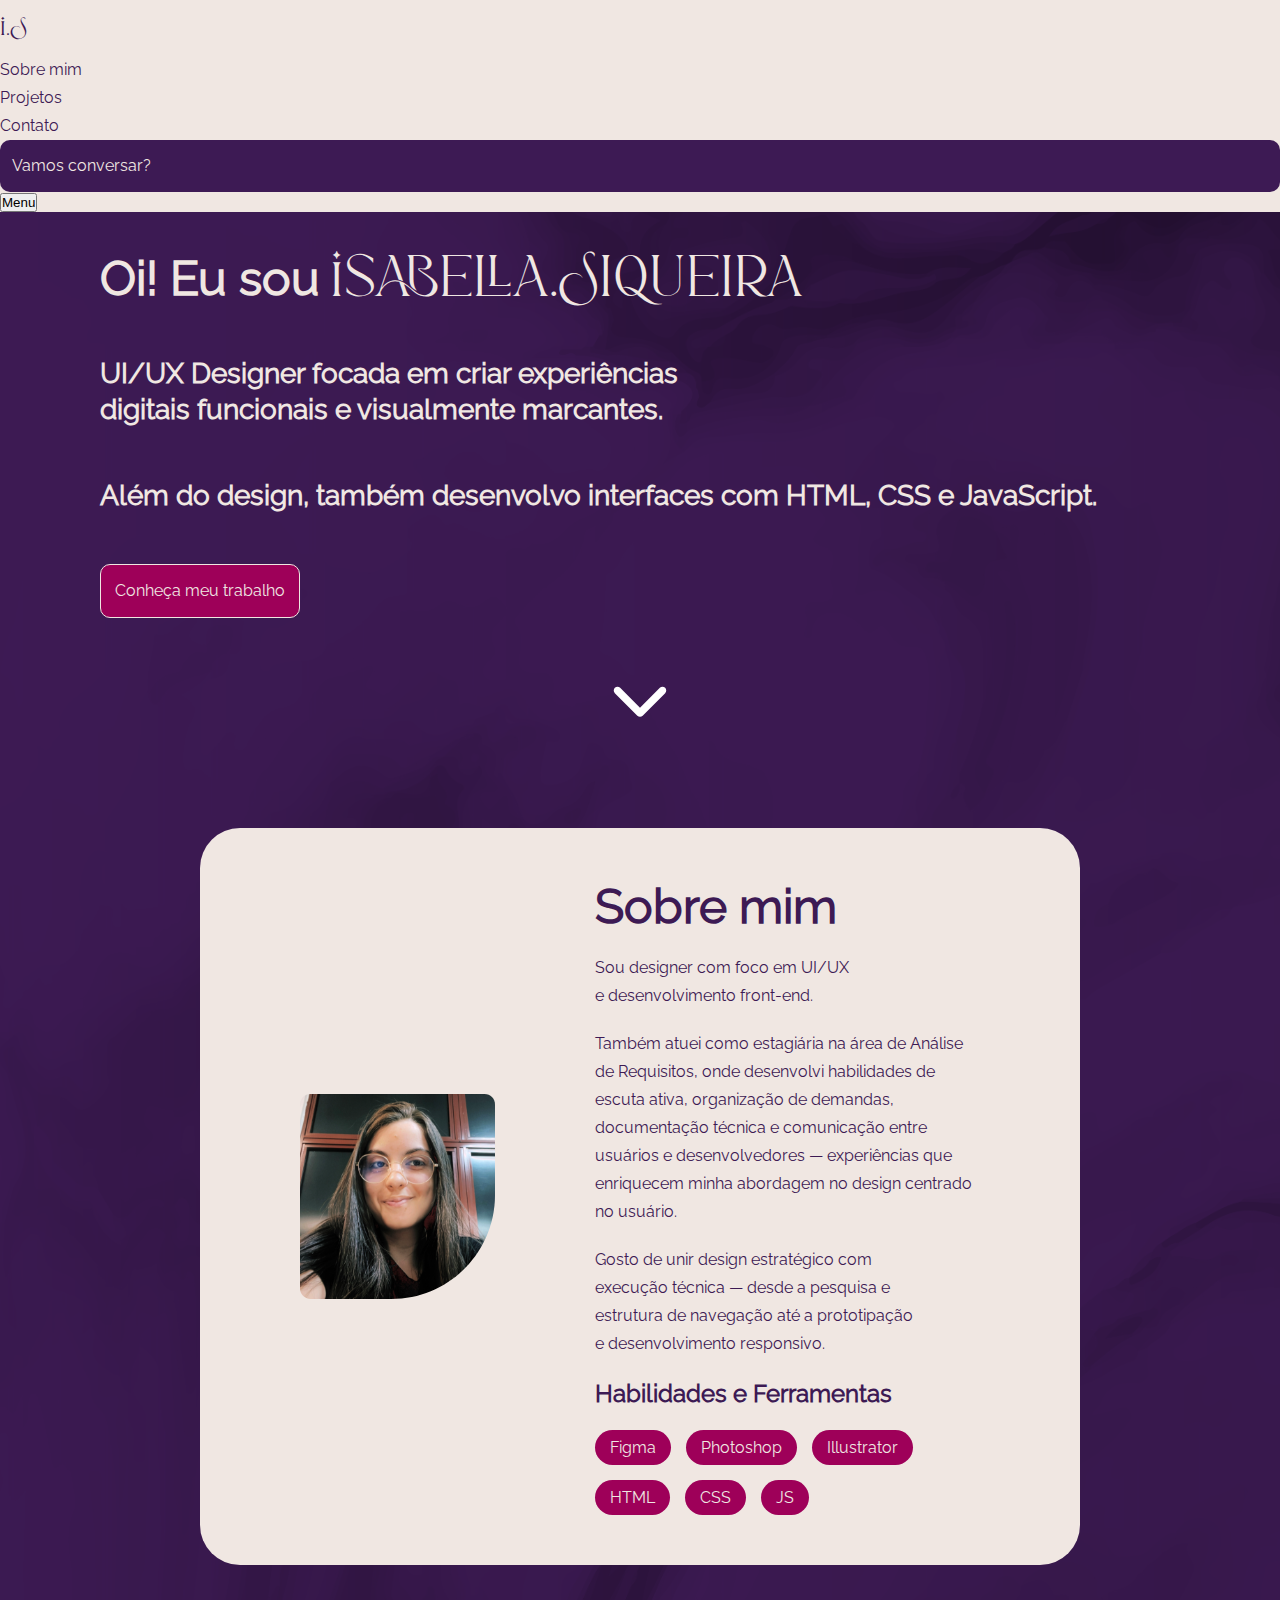
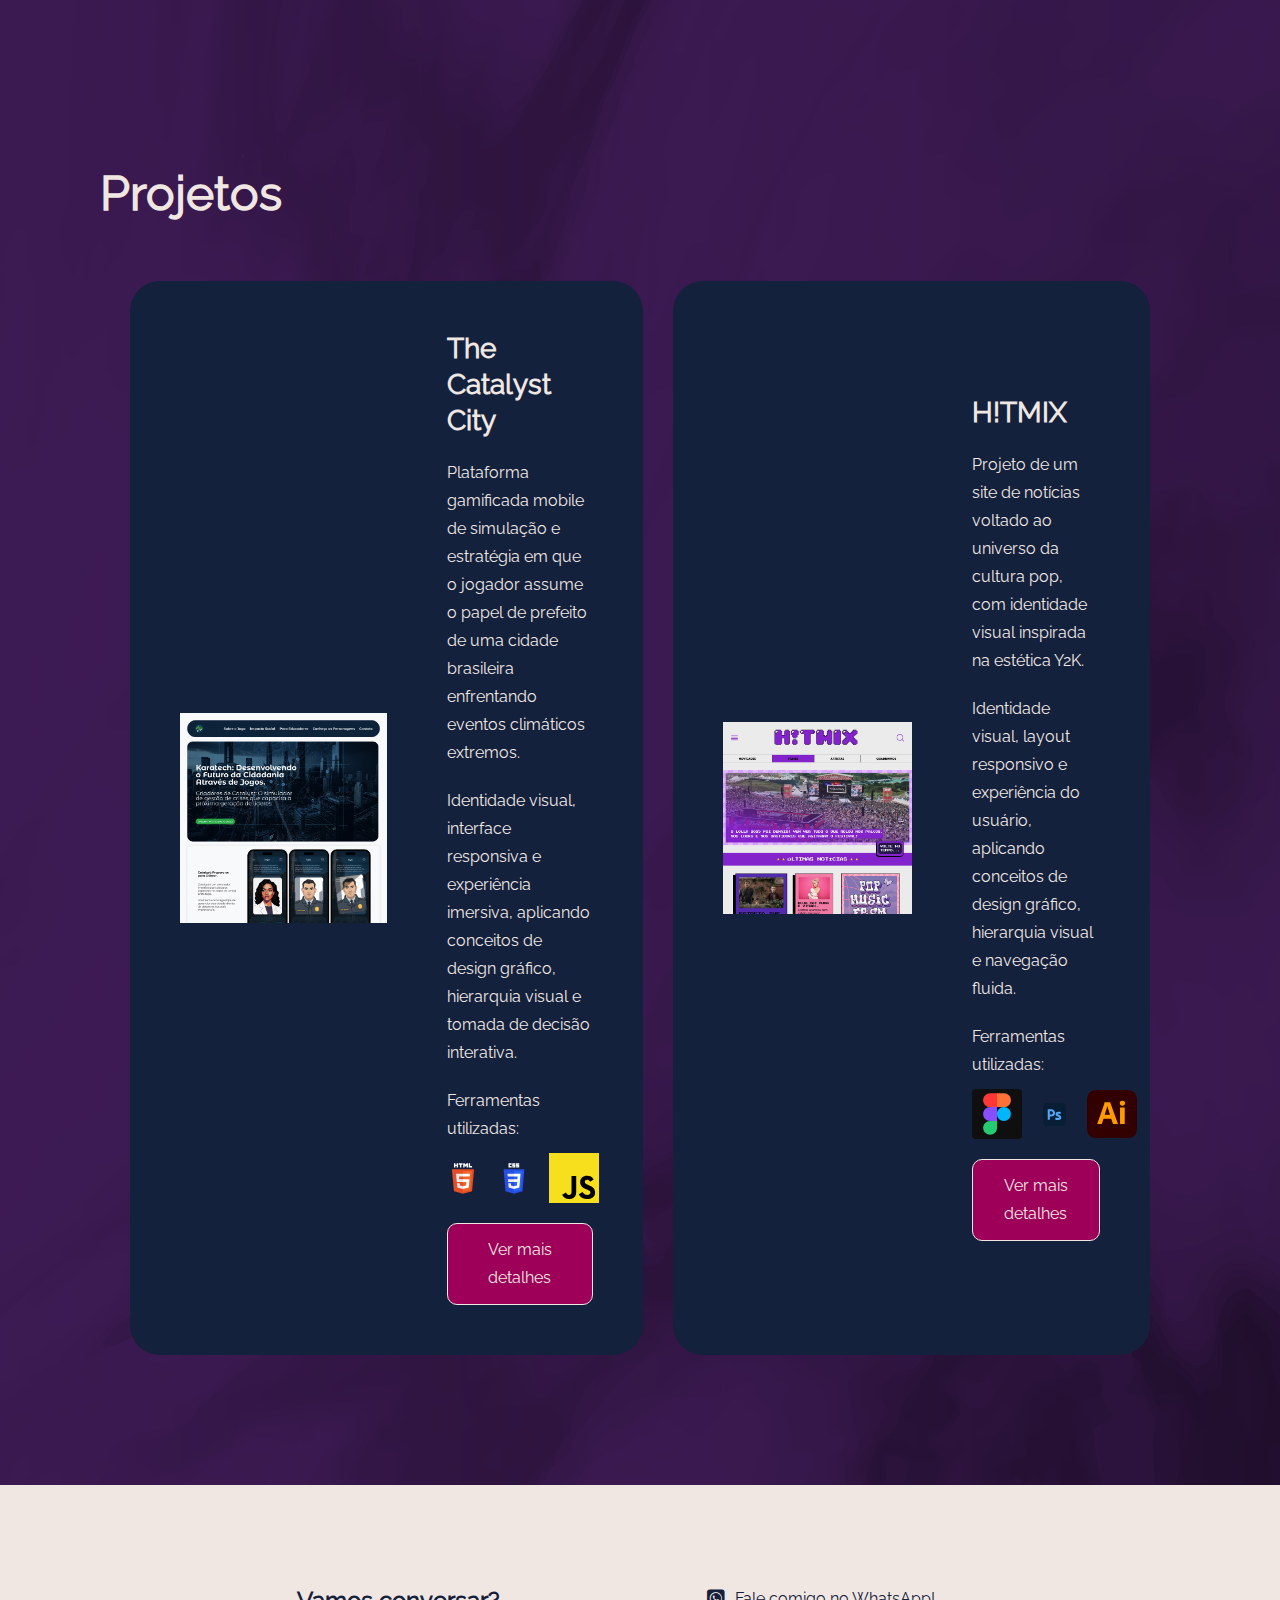
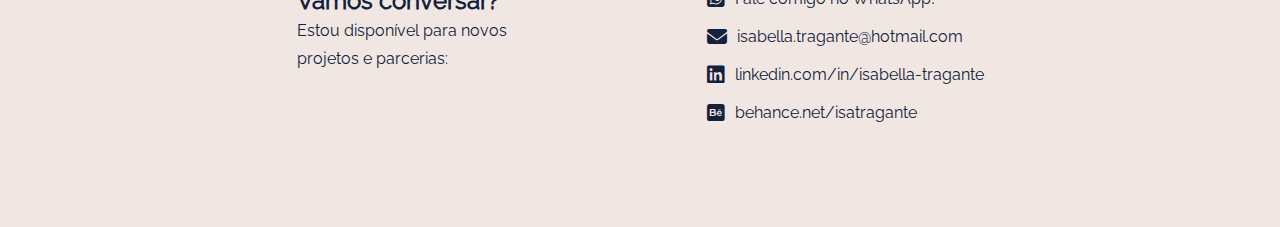
<file: index.html>
<!DOCTYPE html>
<html lang="pt-br">

<head>
    <meta charset="UTF-8">
    <meta name="viewport" content="width=device-width, initial-scale=1.0">
    <link rel="stylesheet" href="https://cdnjs.cloudflare.com/ajax/libs/font-awesome/6.7.2/css/all.min.css" integrity="sha512-Evv84Mr4kqVGRNSgIGL/F/aIDqQb7xQ2vcrdIwxfjThSH8CSR7PBEakCr51Ck+w+/U6swU2Im1vVX0SVk9ABhg==" crossorigin="anonymous" referrerpolicy="no-referrer" />
    <title>Isabella.Siqueira</title>
    <link rel="stylesheet" href="./css/styles.css">
</head>

<body>
    <header>
        <div class="header-inner">
            <h1>I.S</h1>
            <nav class="main-menu" id="main-menu">
                <a href="#sobreMim">
                    <p>Sobre mim</p>
                </a>
                <a href="#projetos">
                    <p>Projetos</p>
                </a>
                <a href="#footer">
                    <p>Contato</p>
                </a>
                <a href="#footer">
                    <p class="button">Vamos conversar?</p>
                </a>
            </nav>
            <button class="mobile-menu-toggle" id="mobile-menu-toggle">
            Menu
            </button>
        </div>
    </header>

    <section class="inicio">
        <div class="inicioTitle">
            <h1>Oi! Eu sou</h1>
            <p class="name">Isabella.Siqueira</p>
        </div>
        <h3>UI/UX Designer focada em criar experiências digitais funcionais e visualmente marcantes.</h3>
        <h3>Além do design, também desenvolvo interfaces com HTML, CSS e JavaScript.</h3>

        <a href="#projetos">
            <p class="button">Conheça meu trabalho</p>
        </a>
        <div class="seta">
            <a href="#sobreMim">
                <img src="./Images/chevron-down-solid.svg" alt="Seta para baixo">
            </a>
        </div>
    </section>
    <section class="sobreMim" id="sobreMim">
        <img src="./Images/Foto.svg" alt="">
        <div class="sobreMimTexto">
            <h1>Sobre mim</h1>
            <p>
                Sou designer com foco em UI/UX e desenvolvimento front-end.
            </p>
            <p>
                Também atuei como estagiária na área de Análise de Requisitos, onde desenvolvi habilidades de escuta
                ativa, organização de demandas, documentação técnica e comunicação entre usuários e desenvolvedores —
                experiências que enriquecem minha abordagem no design centrado no usuário.
            </p>
            <p>
                Gosto de unir design estratégico com execução técnica — desde a pesquisa e estrutura de navegação até a
                prototipação e desenvolvimento responsivo.
            </p>
            <h4>Habilidades e Ferramentas</h4>
            <div class="skills-grid">
                <span>Figma</span>
                <span>Photoshop</span>
                <span>Illustrator</span>
                <span>HTML</span>
                <span>CSS</span>
                <span>JS</span>
            </div>
        </div>
    </section>
    <main class="projetos" id="projetos">
        <h1>Projetos</h1>
        <div class="mobileCards">

            <div class="cards1">

                <div class="card">
                    <img src="./Images/TheCatalystCity.jpg" alt="">
                    <div class="cardtext">
                        <h3>The Catalyst City</h3>
                        <p>
                            Plataforma gamificada mobile de simulação e estratégia em que o jogador assume o papel de prefeito de uma cidade brasileira enfrentando eventos climáticos extremos.
                        </p>
                        <p>
                        Identidade visual, interface responsiva e experiência imersiva, aplicando conceitos de design gráfico, hierarquia visual e tomada de decisão interativa.
                        </p>
                        <div class="ferramentas">
                            <p>
                                Ferramentas utilizadas:
                            </p>
                            <div class="icons">
                                <img src="./Images/Html 5 Logo.svg" alt="Logo HTML">
                                <img src="./Images/Css Logo.svg" alt="Log CSS">
                                <img src="./Images/Js Logo.svg" alt="Logo JS">
                            </div>
                        </div>
                        <a href="https://thecatalystcity.vercel.app/" target="_blank" rel="noopener noreferrer">
                            <p class="button">Ver mais detalhes</p>
                        </a>
                    </div>
                </div>
                <div class="card">
                    <img src="./Images/h!tmix.jpg" alt="">
                    <div class="cardtext">
                        <h3>H!TMIX</h3>
                        <p>
                            Projeto de um site de notícias voltado ao universo da cultura pop, com identidade visual
                            inspirada na estética Y2K.
                        </p>
                        <p>
                            Identidade visual, layout responsivo e experiência do usuário, aplicando conceitos de design
                            gráfico, hierarquia visual e navegação fluida.
                        </p>
                        <div class="ferramentas">
                            <p>
                                Ferramentas utilizadas:
                            </p>
                            <div class="icons">
                                <img src="./Images/Figma Logo.svg" alt="Log Figma">
                                <img src="./Images/Photoshop Logo.svg" alt="Logo Photoshop">
                                <img src="./Images/Illustrator Logo.svg" alt="Logo Illustrator">
                            </div>
                        </div>
                        <a href="https://www.figma.com/design/ZzOdEstPZicdgXRo9RvO1Q/Ui-Ux?node-id=0-1&t=AlJ2hDEqwzDDL0ey-1" target="_blank" rel="noopener noreferrer">
                            <p class="button">Ver mais detalhes</p>
                        </a>
                    </div>
                </div>
            </div>
            <!-- <div class="cards2">
                <div class="card">
                    <img src="./Images/hitmix.png" alt="">
                    <div class="cardtext">
                        <h3>H!TMIX</h3>
                        <p>
                            Projeto de um site de notícias voltado ao universo da cultura pop, com identidade visual
                            inspirada na estética Y2K.
                        </p>
                        <p>
                            Identidade visual, layout responsivo e experiência do usuário, aplicando conceitos de design
                            gráfico, hierarquia visual e navegação fluida.
                        </p>
                        <div class="ferramentas">
                            <p>
                                Ferramentas utilizadas:
                            </p>
                            <div class="icons">
                                <img src="./Images/Photoshop Logo.svg" alt="Logo Photoshop">
                                <img src="./Images/Html 5 Logo.svg" alt="Logo HTML">
                                <img src="./Images/Css Logo.svg" alt="Log CSS">
                                <img src="./Images/Js Logo.svg" alt="Logo JS">
                            </div>
                        </div>
                        <a href="./h!tmix.html">
                            <p class="button">Ver mais detalhes</p>
                        </a>
                    </div>
                </div>
                <div class="card">
                    <img src="./Images/hitmix.png" alt="">
                    <div class="cardtext">
                        <h3>H!TMIX</h3>
                        <p>
                            Projeto de um site de notícias voltado ao universo da cultura pop, com identidade visual
                            inspirada na estética Y2K.
                        </p>
                        <p>
                            Identidade visual, layout responsivo e experiência do usuário, aplicando conceitos de design
                            gráfico, hierarquia visual e navegação fluida.
                        </p>
                        <div class="ferramentas">
                            <p>
                                Ferramentas utilizadas:
                            </p>
                            <div class="icons">
                                <img src="./Images/Photoshop Logo.svg" alt="Logo Photoshop">
                                <img src="./Images/Html 5 Logo.svg" alt="Logo HTML">
                                <img src="./Images/Css Logo.svg" alt="Log CSS">
                                <img src="./Images/Js Logo.svg" alt="Logo JS">
                            </div>
                        </div>
                        <a href="./h!tmix.html">
                            <p class="button">Ver mais detalhes</p>
                        </a>
                    </div>
                </div> -->
            </div>
        </div>
    </main>
    <footer id="footer">
        <div class="footerText">
            <h4>Vamos conversar?</h4>
            <p>Estou disponível para novos</p>
            <p>projetos e parcerias:</p>
        </div>
        <div class="links">
            <div class="link-item">
                <a href="https://wa.me/5583996157873" target="_blank" rel="noopener noreferrer">
                    <i class="fa-brands fa-square-whatsapp"></i>
                    <p>Fale comigo no WhatsApp!</p>
                </a>
            </div>
            <div class="link-item">
                <a href="mailto:isabella.tragante@hotmail.com">
                    <i class="fa-solid fa-envelope"></i>
                    <p>isabella.tragante@hotmail.com</p>
                </a>
            </div>
            <div class="link-item">
                <a href="https://www.linkedin.com/in/isabella-tragante/" target="_blank" rel="noopener noreferrer">
                    <i class="fa-brands fa-linkedin"></i>
                    <p>linkedin.com/in/isabella-tragante</p>
                </a>
            </div>
            <div class="link-item">
                <a href="https://www.behance.net/isatragante" target="_blank" rel="noopener noreferrer">
                    <i class="fa-brands fa-square-behance"></i>
                    <p>behance.net/isatragante</p>
                </a>
            </div>
        </div>
    </footer>
    <script src="./js/script.js"></script>
</body>

</html>
</file>
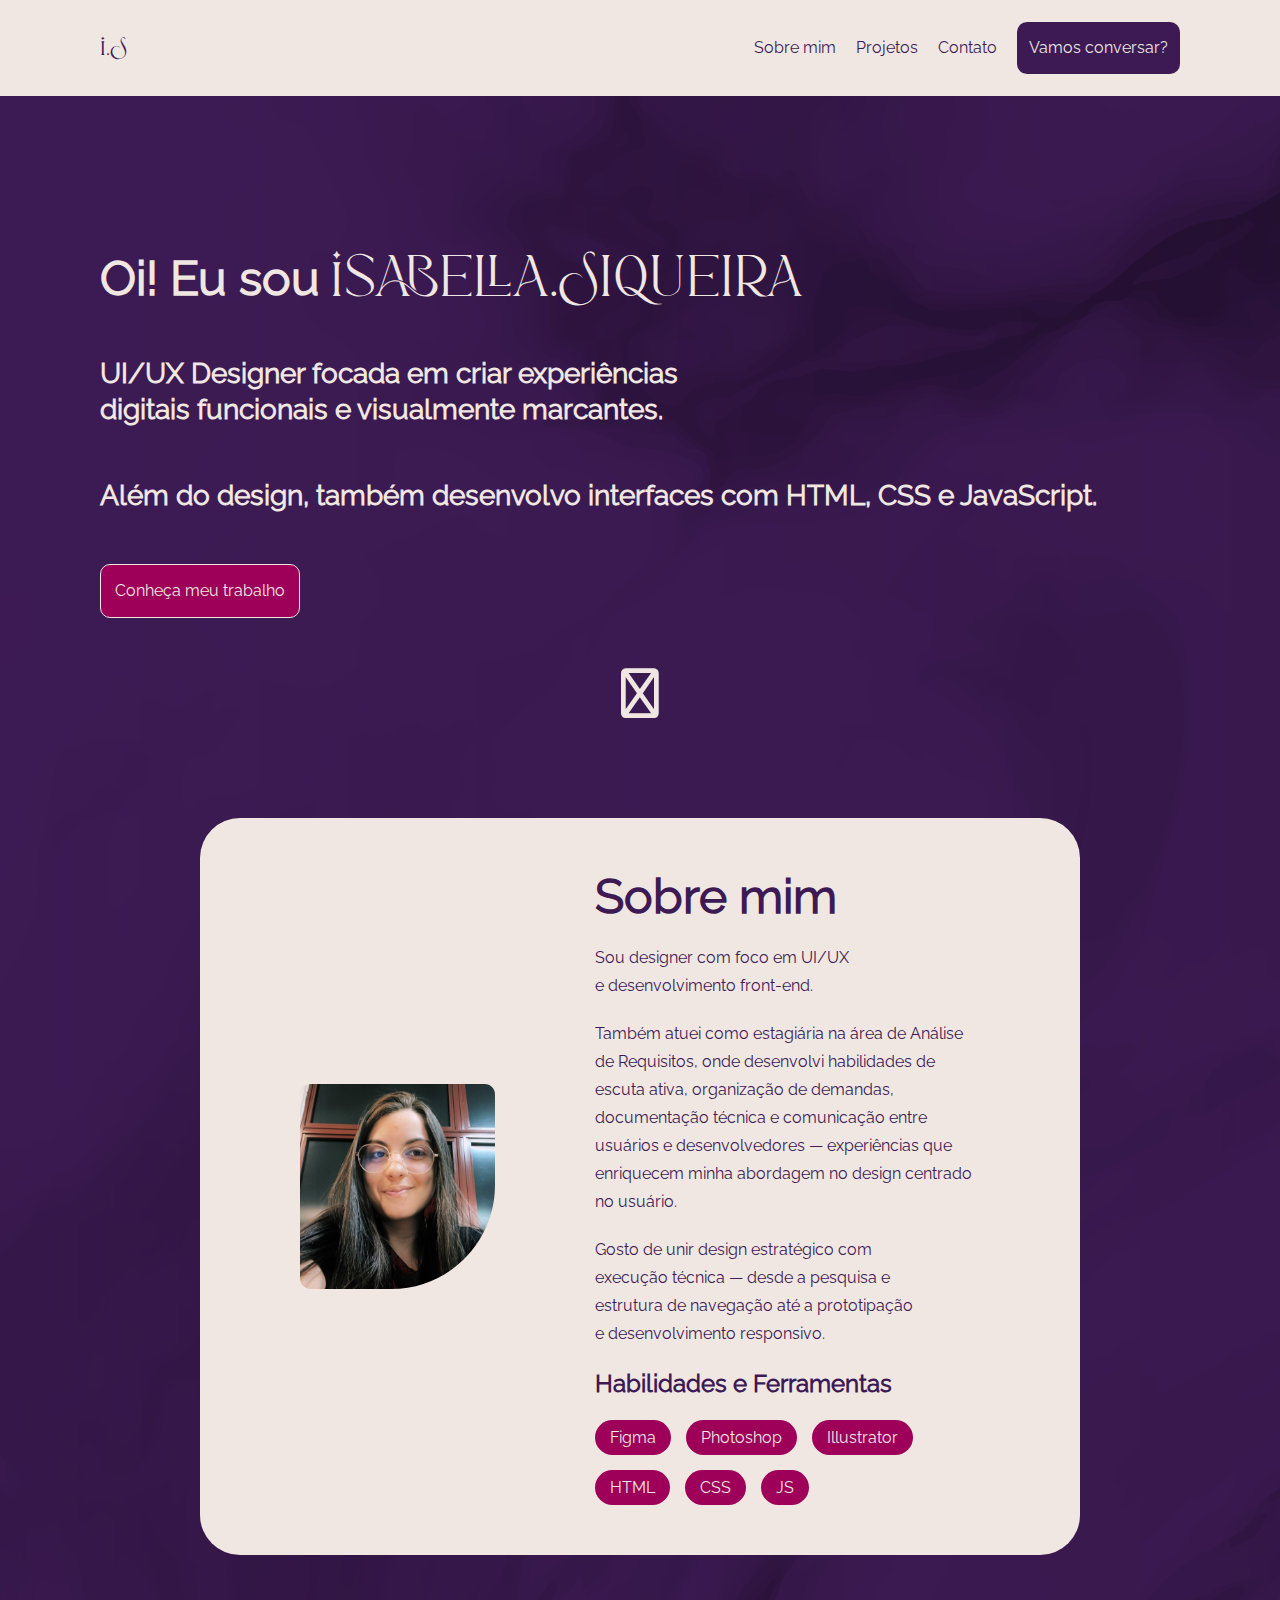
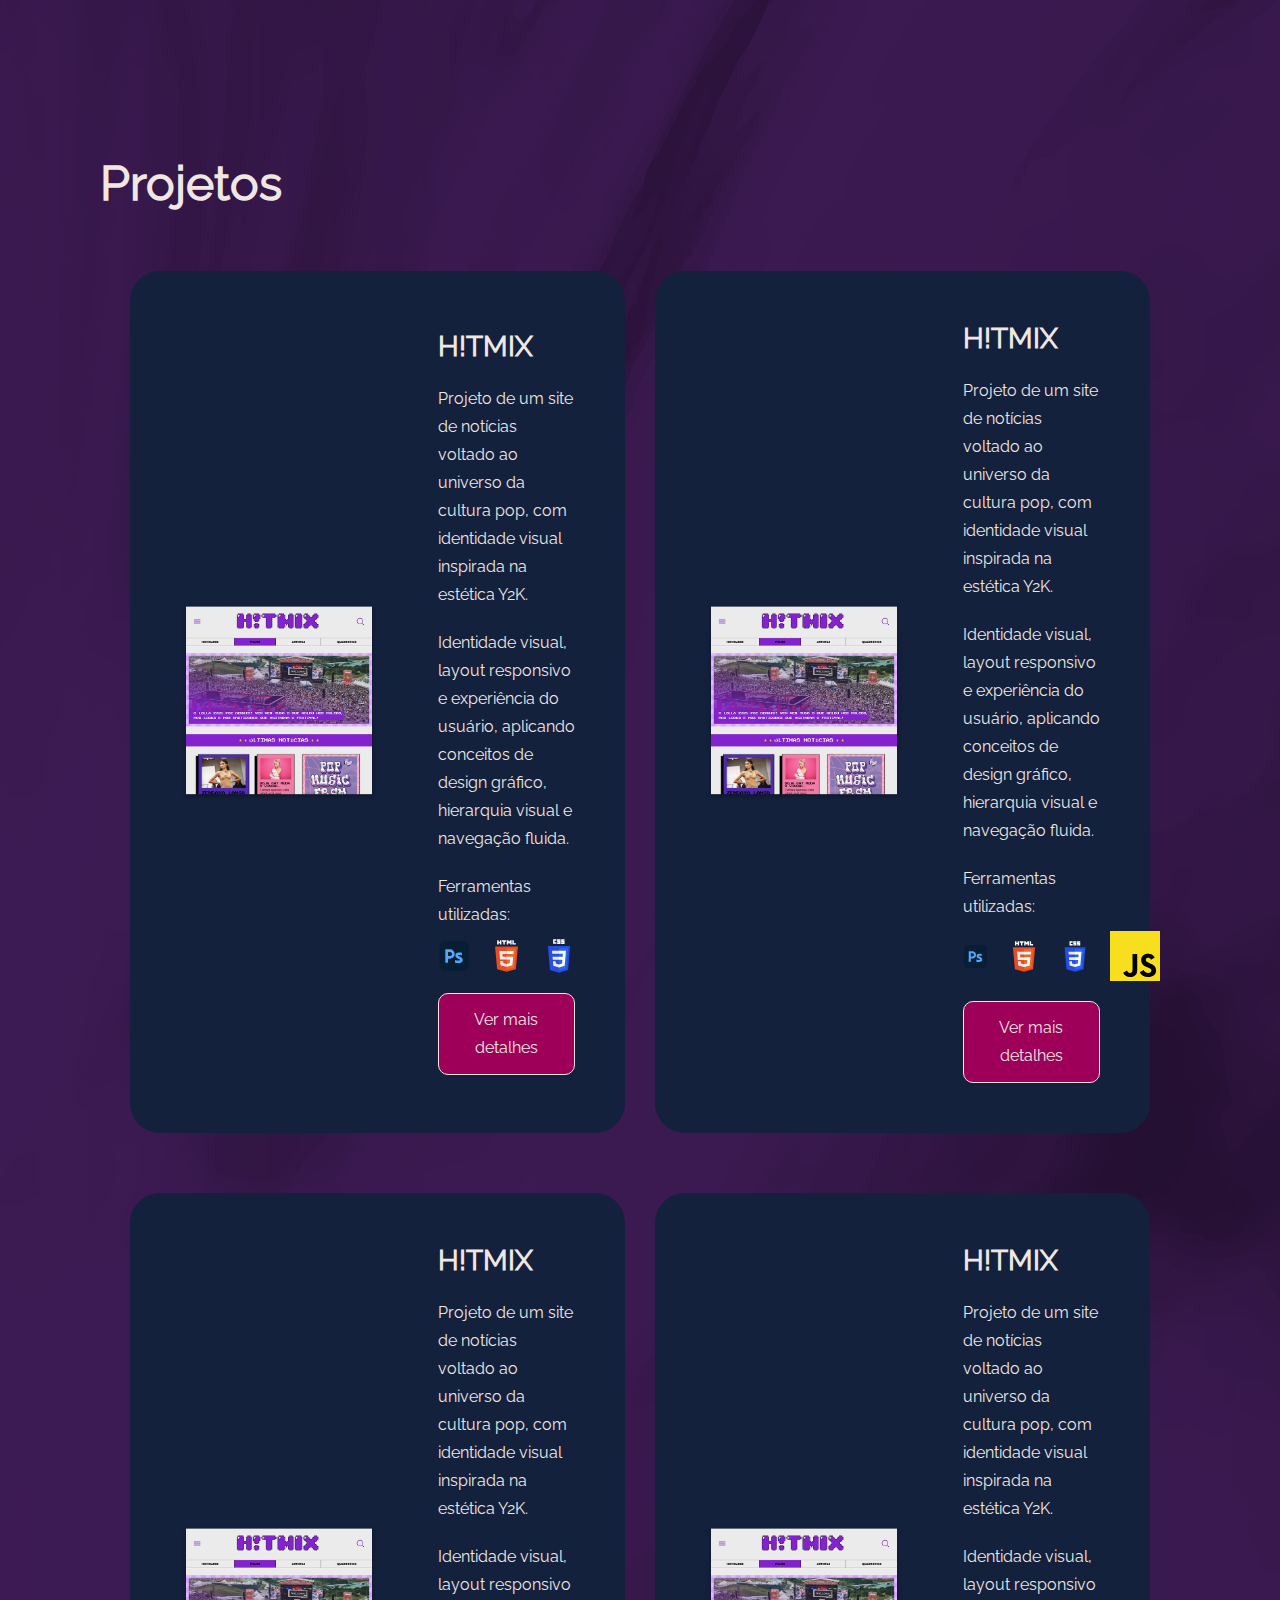
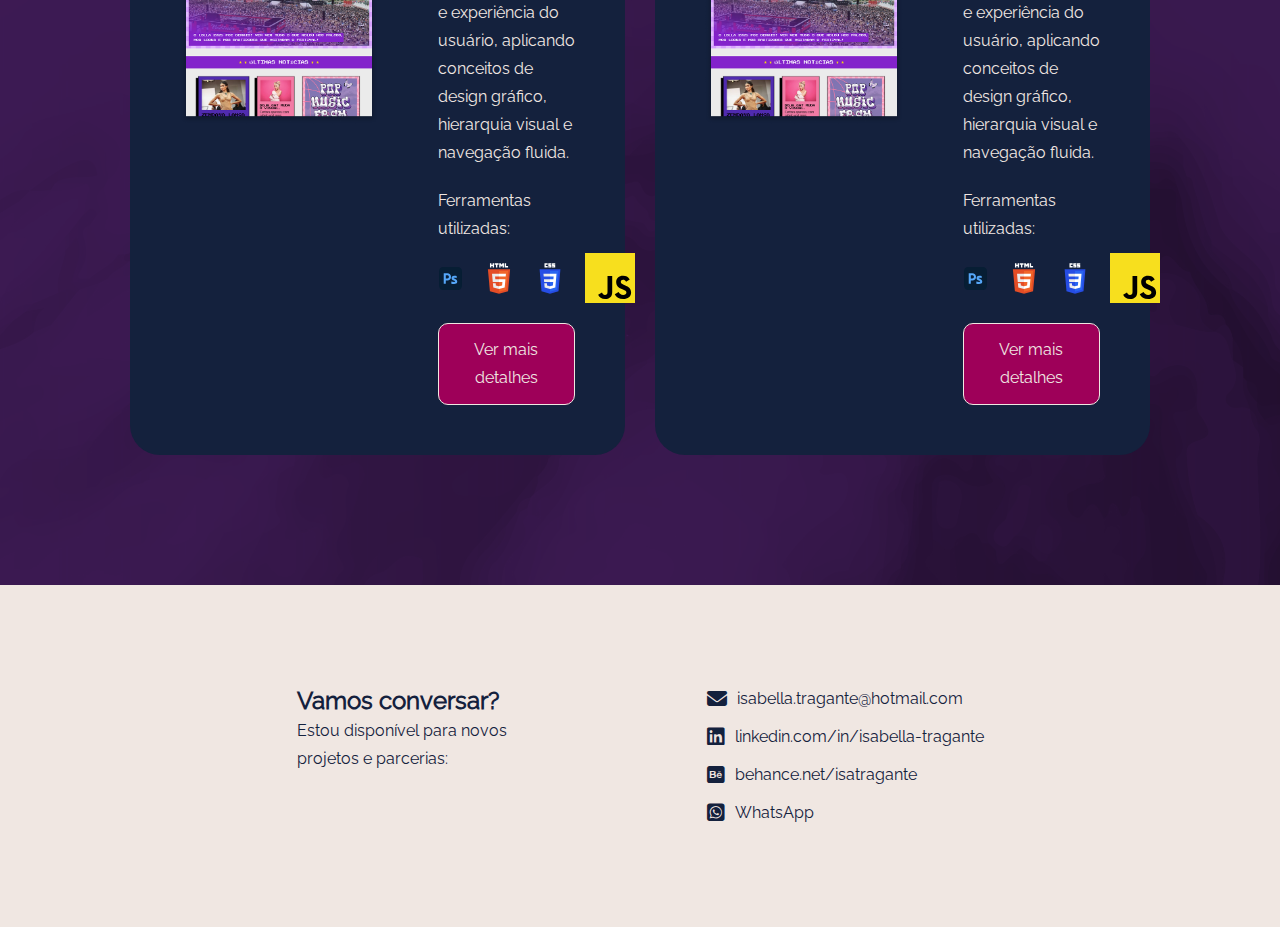
<file: pages/index.html>
<!DOCTYPE html>
<html lang="pt-br">

<head>
    <meta charset="UTF-8">
    <meta name="viewport" content="width=device-width, initial-scale=1.0">
    <link rel="stylesheet" href="https://cdnjs.cloudflare.com/ajax/libs/font-awesome/6.7.2/css/all.min.css"
        integrity="sha512-Evv84Mr4kqVGRNSgIGL/F/aIDqQb7xQ2vcrdIwxfjThSH8CSR7PBEakCr51Ck+w+/U6swU2Im1vVX0SVk9ABhg=="
        crossorigin="anonymous" referrerpolicy="no-referrer" />
    <title>Isabella.Siqueira</title>
    <link rel="stylesheet" href="../css/styles.css">
</head>

<body>
    <header>
        <div class="desktop">
            <h1>I.S</h1>
            <div class="menu">
                <a href="#sobreMim">
                    <p>Sobre mim</p>
                </a>
                <a href="#projetos">
                    <p>Projetos</p>
                </a>
                <a href="#footer">
                    <p>Contato</p>
                </a>
                <a href="#footer">
                    <p class="button">Vamos conversar?</p>
                </a>
            </div>
        </div>
        <div class="mobile">
            <h1>I.S</h1>
            <a href="">
                <p class="button">Menu</p>
            </a>
        </div>
    </header>

    <section class="inicio">
        <div class="inicioTitle">
            <h1>Oi! Eu sou</h1>
            <p class="name">Isabella.Siqueira</p>
        </div>
        <h3>UI/UX Designer focada em criar experiências digitais funcionais e visualmente marcantes.</h3>
        <h3>Além do design, também desenvolvo interfaces com HTML, CSS e JavaScript.</h3>

        <a href="#projetos">
            <p class="button">Conheça meu trabalho</p>
        </a>
        <i class="fa-solid fa-chevron-down"></i>
    </section>
    <section class="sobreMim" id="sobreMim">
        <img src="../Images/Foto.svg" alt="">
        <div class="sobreMimTexto">
            <h1>Sobre mim</h1>
            <p>
                Sou designer com foco em UI/UX e desenvolvimento front-end.
            </p>
            <p>
                Também atuei como estagiária na área de Análise de Requisitos, onde desenvolvi habilidades de escuta
                ativa, organização de demandas, documentação técnica e comunicação entre usuários e desenvolvedores —
                experiências que enriquecem minha abordagem no design centrado no usuário.
            </p>
            <p>
                Gosto de unir design estratégico com execução técnica — desde a pesquisa e estrutura de navegação até a
                prototipação e desenvolvimento responsivo.
            </p>
            <h4>Habilidades e Ferramentas</h4>
            <div class="skills-grid">
                <span>Figma</span>
                <span>Photoshop</span>
                <span>Illustrator</span>
                <span>HTML</span>
                <span>CSS</span>
                <span>JS</span>
            </div>
        </div>
    </section>
    <main class="projetos" id="projetos">
        <h1>Projetos</h1>
        <div class="mobileCards">

            <div class="cards1">

                <div class="card">
                    <img src="../Images/hitmix.png" alt="">
                    <div class="cardtext">
                        <h3>H!TMIX</h3>
                        <p>
                            Projeto de um site de notícias voltado ao universo da cultura pop, com identidade visual
                            inspirada na estética Y2K.
                        </p>
                        <p>
                            Identidade visual, layout responsivo e experiência do usuário, aplicando conceitos de design
                            gráfico, hierarquia visual e navegação fluida.
                        </p>
                        <div class="ferramentas">
                            <p>
                                Ferramentas utilizadas:
                            </p>
                            <div class="icons">
                                <img src="../Images/Photoshop Logo.svg" alt="Logo Photoshop">
                                <img src="../Images/Html 5 Logo.svg" alt="Logo HTML">
                                <img src="../Images/Css Logo.svg" alt="Log CSS">
                            </div>
                        </div>
                        <a href="./h!tmix.html">
                            <p class="button">Ver mais detalhes</p>
                        </a>
                    </div>
                </div>
                <div class="card">
                    <img src="../Images/hitmix.png" alt="">
                    <div class="cardtext">
                        <h3>H!TMIX</h3>
                        <p>
                            Projeto de um site de notícias voltado ao universo da cultura pop, com identidade visual
                            inspirada na estética Y2K.
                        </p>
                        <p>
                            Identidade visual, layout responsivo e experiência do usuário, aplicando conceitos de design
                            gráfico, hierarquia visual e navegação fluida.
                        </p>
                        <div class="ferramentas">
                            <p>
                                Ferramentas utilizadas:
                            </p>
                            <div class="icons">
                                <img src="../Images/Photoshop Logo.svg" alt="Logo Photoshop">
                                <img src="../Images/Html 5 Logo.svg" alt="Logo HTML">
                                <img src="../Images/Css Logo.svg" alt="Log CSS">
                                <img src="../Images/Js Logo.svg" alt="Logo JS">
                            </div>
                        </div>
                        <a href="./h!tmix.html">
                            <p class="button">Ver mais detalhes</p>
                        </a>
                    </div>
                </div>
            </div>
            <div class="cards2">

                <div class="card">
                    <img src="../Images/hitmix.png" alt="">
                    <div class="cardtext">
                        <h3>H!TMIX</h3>
                        <p>
                            Projeto de um site de notícias voltado ao universo da cultura pop, com identidade visual
                            inspirada na estética Y2K.
                        </p>
                        <p>
                            Identidade visual, layout responsivo e experiência do usuário, aplicando conceitos de design
                            gráfico, hierarquia visual e navegação fluida.
                        </p>
                        <div class="ferramentas">
                            <p>
                                Ferramentas utilizadas:
                            </p>
                            <div class="icons">
                                <img src="../Images/Photoshop Logo.svg" alt="Logo Photoshop">
                                <img src="../Images/Html 5 Logo.svg" alt="Logo HTML">
                                <img src="../Images/Css Logo.svg" alt="Log CSS">
                                <img src="../Images/Js Logo.svg" alt="Logo JS">
                            </div>
                        </div>
                        <a href="./h!tmix.html">
                            <p class="button">Ver mais detalhes</p>
                        </a>
                    </div>
                </div>
                <div class="card">
                    <img src="../Images/hitmix.png" alt="">
                    <div class="cardtext">
                        <h3>H!TMIX</h3>
                        <p>
                            Projeto de um site de notícias voltado ao universo da cultura pop, com identidade visual
                            inspirada na estética Y2K.
                        </p>
                        <p>
                            Identidade visual, layout responsivo e experiência do usuário, aplicando conceitos de design
                            gráfico, hierarquia visual e navegação fluida.
                        </p>
                        <div class="ferramentas">
                            <p>
                                Ferramentas utilizadas:
                            </p>
                            <div class="icons">
                                <img src="../Images/Photoshop Logo.svg" alt="Logo Photoshop">
                                <img src="../Images/Html 5 Logo.svg" alt="Logo HTML">
                                <img src="../Images/Css Logo.svg" alt="Log CSS">
                                <img src="../Images/Js Logo.svg" alt="Logo JS">
                            </div>
                        </div>
                        <a href="./h!tmix.html">
                            <p class="button">Ver mais detalhes</p>
                        </a>
                    </div>
                </div>
            </div>
        </div>
    </main>
    <footer id="footer">
        <div class="footerText">
            <h4>Vamos conversar?</h4>
            <p>Estou disponível para novos</p>
            <p>projetos e parcerias:</p>
        </div>
        <div class="links">
            <div class="link-item">
                <a href="mailto:isabella.tragante@hotmail.com">
                    <i class="fa-solid fa-envelope"></i>
                    <p>isabella.tragante@hotmail.com</p>
                </a>
            </div>
            <div class="link-item">
                <a href="https://www.linkedin.com/in/isabella-tragante/" target="_blank" rel="noopener noreferrer">
                    <i class="fa-brands fa-linkedin"></i>
                    <p>linkedin.com/in/isabella-tragante</p>
                </a>
            </div>
            <div class="link-item">
                <a href="https://www.behance.net/isatragante" target="_blank" rel="noopener noreferrer">
                    <i class="fa-brands fa-square-behance"></i>
                    <p>behance.net/isatragante</p>
                </a>
            </div>
            <div class="link-item">
                <a href="https://wa.me/5583996157873" target="_blank" rel="noopener noreferrer">
                    <i class="fa-brands fa-square-whatsapp"></i>
                    <p>WhatsApp</p>
                </a>
            </div>
        </div>
    </footer>
    <!-- https://wa.me/5583996157873 -->
</body>

</html>
</file>
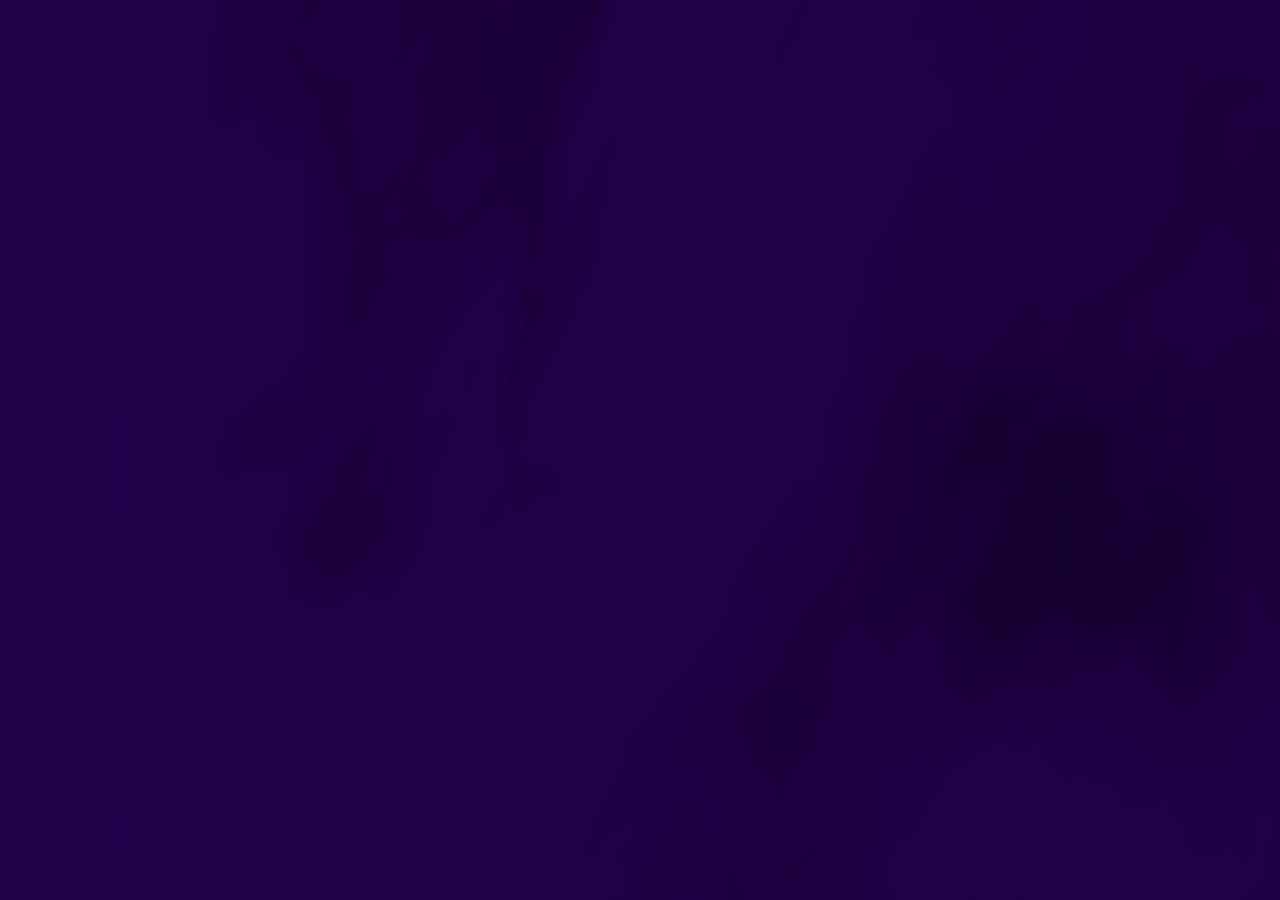
<file: h!tmix.html>
<!DOCTYPE html>
<html lang="pt-br">
<head>
    <meta charset="UTF-8">
    <meta name="viewport" content="width=device-width, initial-scale=1.0">
    <link rel="stylesheet" href="https://cdnjs.cloudflare.com/ajax/libs/font-awesome/6.7.2/css/all.min.css"
        integrity="sha512-Evv84Mr4kqVGRNSgIGL/F/aIDqQb7xQ2vcrdIwxfjThSH8CSR7PBEakCr51Ck+w+/U6swU2Im1vVX0SVk9ABhg=="
        crossorigin="anonymous" referrerpolicy="no-referrer" />
    <title>Isabella.Siqueira</title>
    <link rel="stylesheet" href="./css/stylesH!tmix.css">
</head>
<body>
    <div class="inicio">
        <h1></h1>
    </div>
</body>
</file>
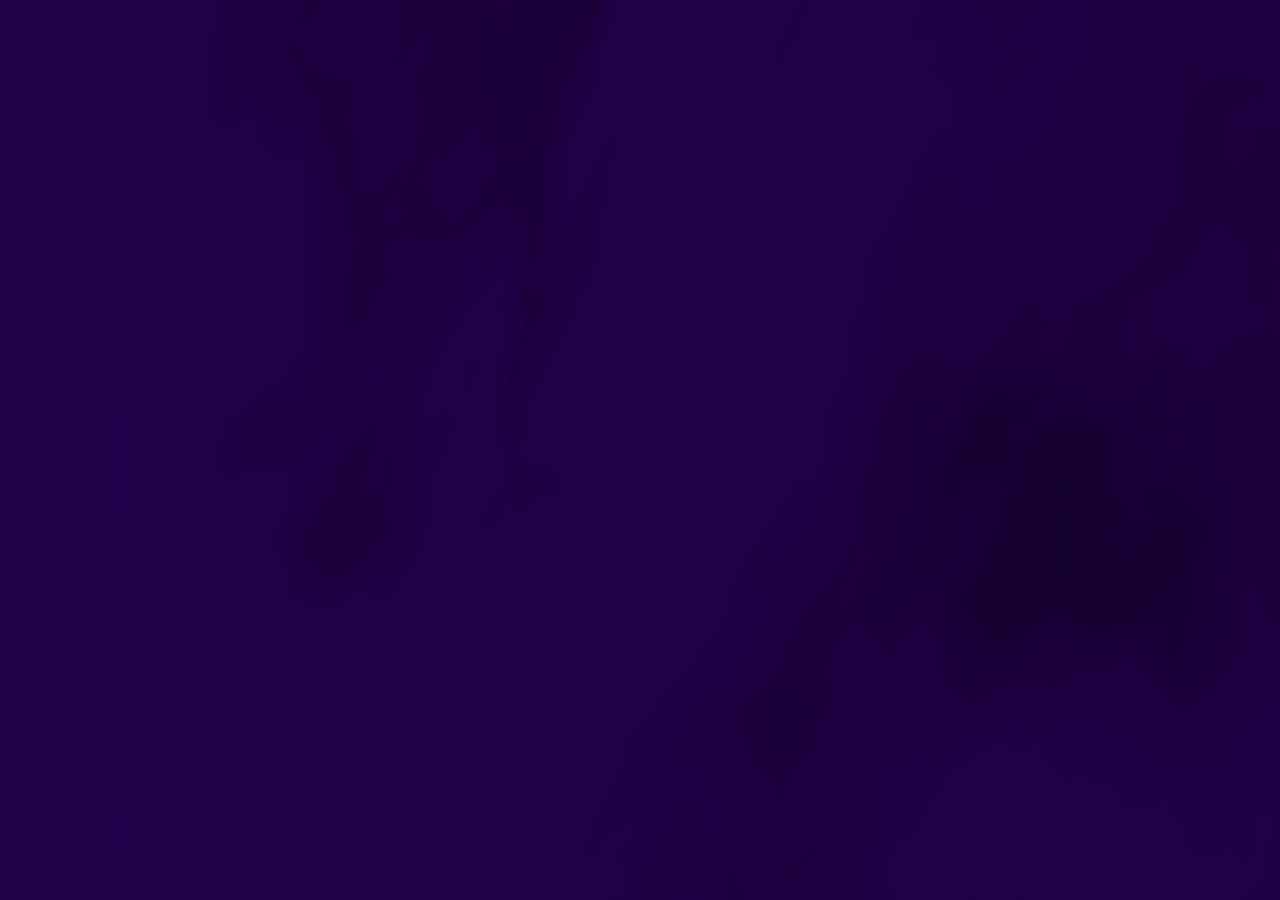
<file: pages/h!tmix.html>
<!DOCTYPE html>
<html lang="pt-br">
<head>
    <meta charset="UTF-8">
    <meta name="viewport" content="width=device-width, initial-scale=1.0">
    <link rel="stylesheet" href="https://cdnjs.cloudflare.com/ajax/libs/font-awesome/6.7.2/css/all.min.css"
        integrity="sha512-Evv84Mr4kqVGRNSgIGL/F/aIDqQb7xQ2vcrdIwxfjThSH8CSR7PBEakCr51Ck+w+/U6swU2Im1vVX0SVk9ABhg=="
        crossorigin="anonymous" referrerpolicy="no-referrer" />
    <title>Isabella.Siqueira</title>
    <link rel="stylesheet" href="../css/stylesH!tmix.css">
</head>
<body>
    <div class="inicio">
        <h1></h1>
    </div>
</body>
</file>
<file: css/styles.css>
@font-face {
    font-family: Raleway;
    src: url(../fonts/Raleway-Regular.ttf);
}

@font-face {
    font-family: Sunroll;
    src: url(../fonts/Sunroll.ttf);
}

:root {
    --color-pink: #9E0059;
    --color-purple: #3D1A54;
    --color-blue: #14213D;
    --color-white: #F0E7E2;
}

* {
    margin: 0;
    padding: 0;
    box-sizing: border-box;
}

html {
    scroll-behavior: smooth;
    font-size: 62.5%;
}

body {
    font-size: 1.6rem;
    font-family: Raleway;
    background-color: var(--color-purple);
    background-image: url('../Images/background.jpg');
    background-size: cover;
    background-position: center;
    background-repeat: no-repeat;
    background-blend-mode: multiply;
    color: var(--color-white);
}

ul,
ol {
    list-style: none;
}

a {
    text-decoration: none;
    color: inherit;
}

img {
    max-width: 100%;
    height: auto;
    display: block;
}

h1 {
    font-size: 48px;
    line-height: 56px;
}

h2 {
    font-size: 36px;
    line-height: 48px;
}

h3 {
    font-size: 28px;
    line-height: 36px;
}

h4 {
    font-size: 24px;
    line-height: 32px;
}

p {
    font-size: 16px;
    line-height: 28px;
}

.button {
    background-color: var(--color-purple);
    color: var(--color-white);
    padding: 1.2rem;
    border-radius: 1rem;
}

header {
    position: fixed;
    top: 0;
    left: 0;
    width: 100%;
    z-index: 1000;
    background-color: var(--color-white);
    color: var(--color-purple);

    & .desktop {
        display: flex;
        justify-content: space-between;
        align-items: center;
        padding: 2rem 10rem;
    }

    & .mobile {
        display: none;
    }

    & h1 {
        font-family: Sunroll;
        font-size: 2rem;
        font-weight: 100;
    }

    & .menu {
        display: flex;
        align-items: center;
        gap: 2rem;
    }
}

.inicio {
    display: flex;
    flex-direction: column;
    margin: 10rem;
    gap: 5rem;
    text-wrap: balance;

    & .inicioTitle {
        margin-top: 15rem;
        display: flex;
        gap: 1rem;

        & .name {
            font-family: Sunroll;
            font-size: 48px;
            line-height: 56px;
        }
    }

    & .button {
        border: .1rem solid var(--color-white);
        background-color: var(--color-pink);
        max-width: 20rem;
        text-align: center;
    }

    & .button:hover {
        background-color: var(--color-white);
        color: var(--color-purple);
    }

    & i {
        text-align: center;
        font-size: 5rem;
        font-weight: 100;
    }

    & .seta {
        width: 6rem;
        height: 6rem;
        margin-top: 5rem;
        margin: auto;

        /* & img {
            width: 100%;
            height: 100%;
            display: block;
        } */
    }
}

.sobreMim {
    display: flex;
    background-color: var(--color-white);
    color: var(--color-purple);
    padding: 5rem 5rem;
    border-radius: 4rem;
    gap: 10rem;
    margin: 10rem 20rem;

    & img {
        /* width: 100%; */
        height: auto;
        object-fit: contain;
        max-width: 25%;
        margin-left: 5rem;
    }

    & .sobreMimTexto {
        display: flex;
        flex-direction: column;
        gap: 2rem;
        text-wrap: balance;
        margin-right: 5rem;

        & .skills-grid {
            display: flex;
            flex-wrap: wrap;
            gap: 15px;

            & span {
                background-color: var(--color-pink);
                padding: 8px 15px;
                border-radius: 20px;
                display: flex;
                align-items: center;
                gap: 8px;
                color: var(--color-white);
            }
        }
    }
}

.projetos {
    /* padding: 5rem; */
    /* width: 50%; */
    padding: 10rem;
    display: flex;
    flex-direction: column;
    gap: 3rem;

    & .cards1 {
        display: flex;
        gap: 3rem;
        padding: 3rem;
    }

    & .cards2 {
        display: flex;
        gap: 3rem;
        padding: 3rem;
    }

    & .card {
        padding: 5rem;
        background-color: var(--color-blue);
        display: flex;
        border-radius: 3rem;
        gap: 6rem;
        text-wrap: balance;

        & img {
            width: 100%;
            height: auto;
            max-width: 50%;
            object-fit: contain;
        }

        & .cardtext {
            max-width: 50%;
            display: flex;
            flex-direction: column;
            gap: 2rem;
            justify-content: center;

            /* & h3 {
            } */

            & .ferramentas {
                display: flex;
                flex-direction: column;
                gap: 1rem;
            }

            & .icons {
                display: flex;
                gap: 2rem;

                & img {
                    width: 5rem;
                    margin: 0;
                }
            }

            & .button {
                border: .1rem solid var(--color-white);
                max-width: 20rem;
                text-align: center;
                background-color: var(--color-pink);
            }

            & .button:hover {
                background-color: var(--color-white);
                color: var(--color-purple);
            }
        }
    }
}

footer {
    background-color: var(--color-white);
    display: flex;
    padding: 10rem;
    justify-content: center;
    gap: 20rem;
    color: var(--color-blue);

    & .footerText {
        display: flex;
        flex-direction: column;
    }

    & .links {
        display: flex;
        flex-direction: column;
        gap: 1rem;

        .link-item a {
            display: flex;
            align-items: center;
            gap: 1rem;
            text-decoration: none;
            color: inherit;
            font-size: 1.6rem;
        }

        .link-item i {
            font-size: 2rem;
        }
    }
}

@media (max-width: 1024px) {
    h1 {
        font-size: 40px;
        line-height: 48px;
    }

    h2 {
        font-size: 32px;
        line-height: 40px;
    }

    h3 {
        font-size: 24px;
        line-height: 32px;
    }

    h4 {
        font-size: 20px;
        line-height: 28px;
    }

    p {
        font-size: 18px;
        line-height: 28px;
    }

    .sobreMim {
        flex-direction: column;
        gap: 0;

        & h1 {
            text-align: right;
            margin: 0;
        }

        & img {
            margin: 0;
            margin-bottom: -4rem;
        }
    }

    .projetos {
        & .card {
            flex-direction: column;
            margin: 0;

            & .cardtext {
                width: 100%;
            }
        }
    }
}

@media (max-width: 500px) {
    h1 {
        font-size: 32px;
        line-height: 40px;
    }

    h2 {
        font-size: 24px;
        line-height: 32px;
    }

    h3 {
        font-size: 20px;
        line-height: 28px;
    }

    h4 {
        font-size: 18px;
        line-height: 24px;
    }

    p {
        font-size: 16px;
        line-height: 26px;
    }



    header {
        & .mobile {
            display: flex;
            justify-content: space-between;
            align-items: center;
            padding: 1rem 3rem;
        }

        & .desktop {
            display: none;
        }
    }

    .inicio {
        flex-direction: column;
        margin: 4rem;
        gap: 4rem;
        text-wrap: balance;
        margin-bottom: 10rem;

        & .inicioTitle {
            margin-top: 15rem;
            display: flex;
            flex-direction: column;
            gap: 1rem;

            & .name {
                font-size: 32px;
                line-height: 40px;
            }
        }

        & i {
            margin-top: 5rem;
            font-size: 4rem;
        }
    }

    .sobreMim {
        max-width: 90%;
        padding: 2rem;
        border-radius: 2rem;
        gap: 1rem;
        margin: 2rem 4rem;

        & img {
            max-width: 100%;
        }

        & .sobreMimTexto {
            margin-top: 5rem;
            margin-right: 0;
            align-items: flex-start;
        }
    }

    .projetos {
        padding: 4rem;

        & .mobileCards {
            gap: 2rem;
            display: flex;
            flex-direction: column;
        }

        & .cards1 {
            gap: 2rem;
            flex-direction: column;
            padding: 0rem;
        }

        & .cards2 {
            gap: 2rem;
            flex-direction: column;
            padding: 0rem;
        }

        & .card {
            padding: 2rem;
            gap: 2rem;

            & img {
                min-width: 100%;
            }

            & .cardtext {
                max-width: 100%;

                & .ferramentas {
                    display: flex;
                    flex-direction: column;
                    gap: 1rem;
                }

                & .icons {
                    max-width: 4rem;
                    gap: 1rem;

                    & img {
                        max-width: .2rem;
                    }
                }
            }
        }
    }

    footer {
        flex-direction: column;
        padding: 4rem;
        gap: 5rem;
    }
}
</file>
<file: css/stylesH!tmix.css>
@font-face {
    font-family: Raleway;
    src: url(../fonts/Raleway-Regular.ttf);
}

@font-face {
    font-family: Sunroll;
    src: url(../fonts/Sunroll.ttf);
}

:root {
    --color-purple-800: #15002C;
    --color-purple-600: #22004B;
    --color-purple-400: #351957;
    --color-purple-200: #C2A3E6;
    --color-white: #F0F0F0;
}

* {
    margin: 0;
    padding: 0;
    box-sizing: border-box;
}

html {
    scroll-behavior: smooth;
    font-size: 62.5%;
}

body {
    font-size: 1.6rem;
    font-family: Raleway;
    background-color: var(--color-purple-600);
    background-image: url('../Images/background.jpg');
    background-size: cover;
    background-position: center;
    background-repeat: no-repeat;
    background-blend-mode: multiply;
    color: var(--color-white);
}

ul,
ol {
    list-style: none;
}

a {
    text-decoration: none;
    color: inherit;
}

img {
    max-width: 100%;
    height: auto;
    display: block;
}

h1 {
    font-size: 48px;
    line-height: 56px;
}

h2 {
    font-size: 36px;
    line-height: 48px;
}

h3 {
    font-size: 28px;
    line-height: 36px;
}

h4 {
    font-size: 24px;
    line-height: 32px;
}

p {
    font-size: 18px;
    line-height: 28px;
}

.button {
    background-color: var(--color-purple-800);
    color: var(--color-white);
    padding: 1.2rem;
    border-radius: 1rem;
}

header {
    position: fixed;
    top: 0;
    left: 0;
    width: 100%;
    z-index: 1000;
    background-color: var(--color-white);
    color: var(--color-purple-800);

    & .desktop {
        display: flex;
        justify-content: space-between;
        align-items: center;
        padding: 2rem 10rem;
    }

    & .mobile {
        display: none;
    }

    & h1 {
        font-family: Sunroll;
        font-size: 2rem;
        font-weight: 100;
    }

    & .menu {
        display: flex;
        align-items: center;
        gap: 2rem;
    }
}
</file>
